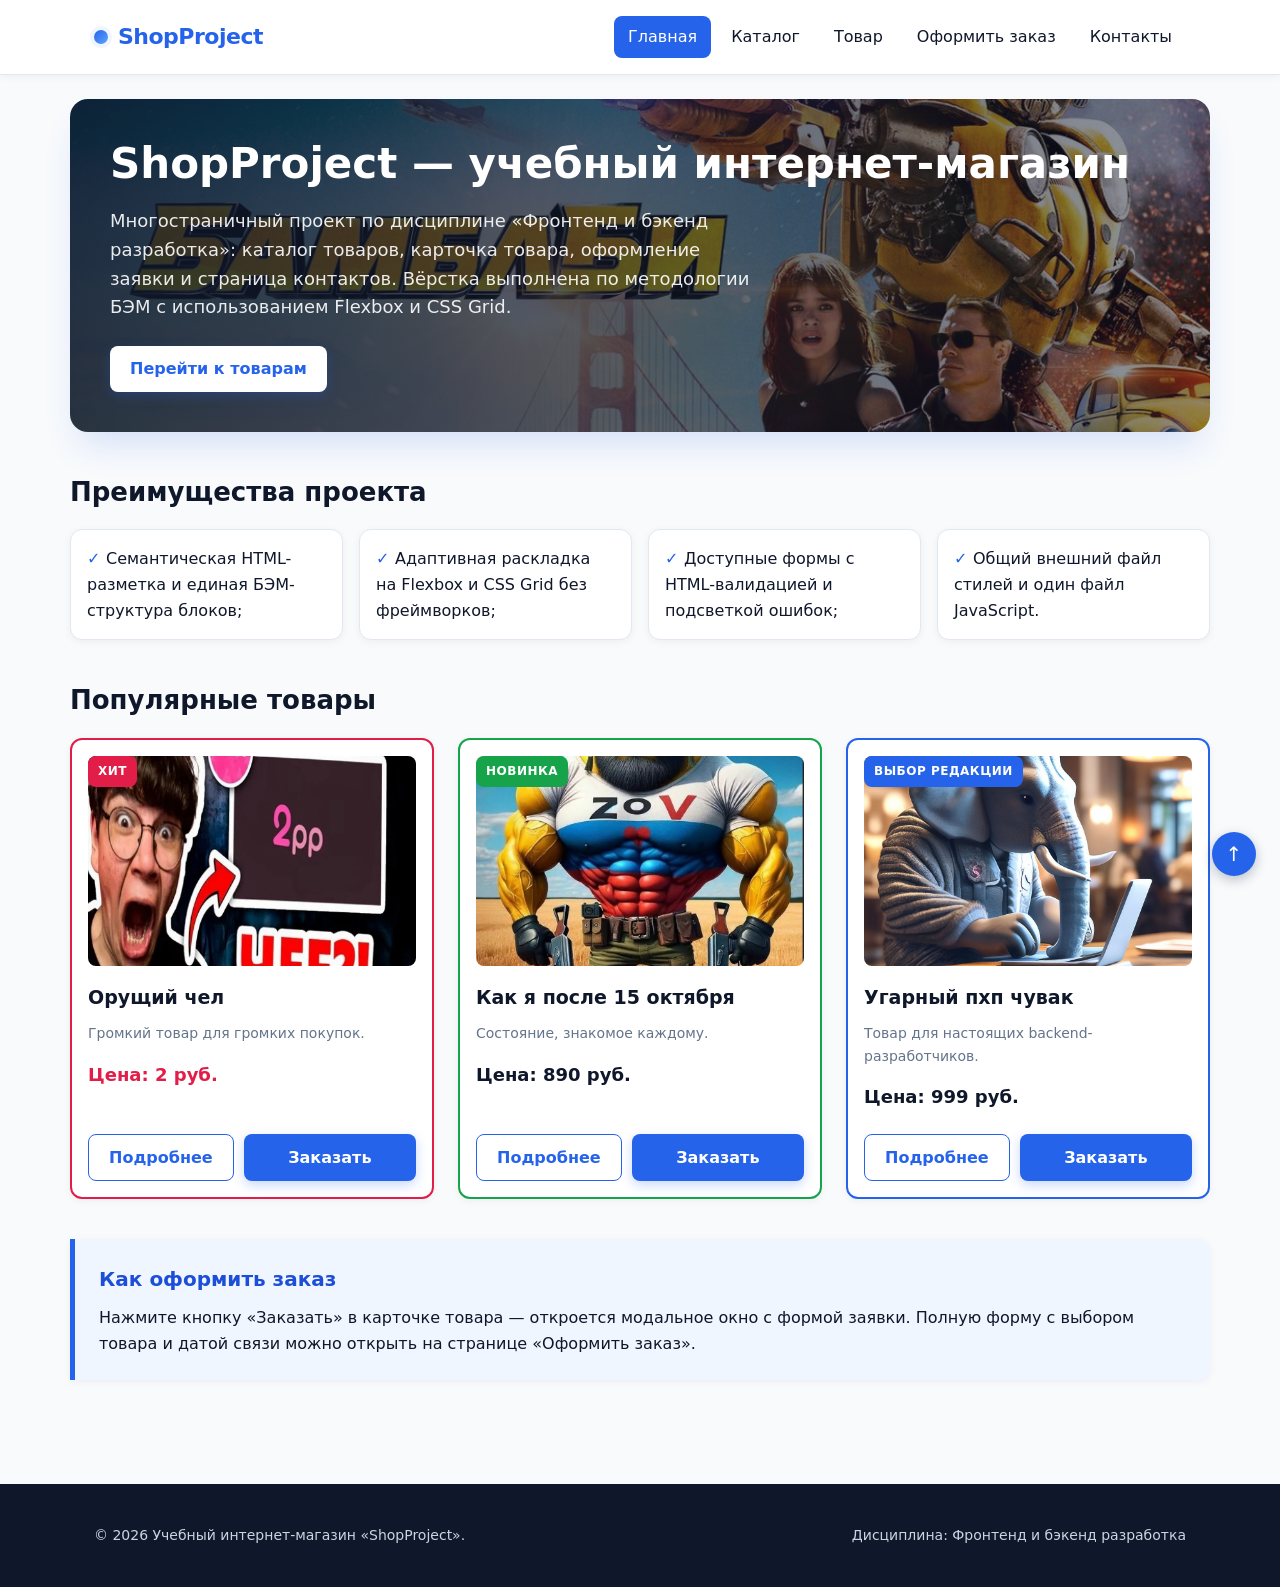
<file: index.html>
<!DOCTYPE html>
<html lang="ru">
  <head>
    <meta charset="UTF-8" />
    <meta name="viewport" content="width=device-width, initial-scale=1.0" />
    <meta
      name="description"
      content="ShopProject — учебный интернет-магазин: популярные товары, преимущества и форма заявки."
    />
    <title>ShopProject — учебный интернет-магазин</title>
    <link rel="stylesheet" href="css/style.css" />
    <script src="js/main.js" defer></script>
  </head>
  <body>
    <header class="site-header">
      <div class="site-header__inner">
        <a class="site-header__logo" href="index.html">ShopProject</a>
        <nav class="site-nav" aria-label="Основная навигация">
          <ul class="site-nav__list">
            <li class="site-nav__item">
              <a class="site-nav__link site-nav__link--active" href="index.html"
                >Главная</a
              >
            </li>
            <li class="site-nav__item">
              <a class="site-nav__link" href="catalog.html">Каталог</a>
            </li>
            <li class="site-nav__item">
              <a class="site-nav__link" href="product.html">Товар</a>
            </li>
            <li class="site-nav__item">
              <a class="site-nav__link" href="order.html">Оформить заказ</a>
            </li>
            <li class="site-nav__item">
              <a class="site-nav__link" href="contacts.html">Контакты</a>
            </li>
          </ul>
        </nav>
      </div>
    </header>

    <main>
      <section class="hero">
        <h1 class="hero__title">ShopProject — учебный интернет-магазин</h1>
        <p class="hero__text">
          Многостраничный проект по дисциплине «Фронтенд и бэкенд разработка»:
          каталог товаров, карточка товара, оформление заявки и страница
          контактов. Вёрстка выполнена по методологии БЭМ с использованием
          Flexbox и CSS Grid.
        </p>
        <a class="button button--primary" href="#popular">Перейти к товарам</a>
      </section>

      <section class="section" id="advantages">
        <h2 class="section__title">Преимущества проекта</h2>
        <ul class="advantages-list">
          <li>Семантическая HTML-разметка и единая БЭМ-структура блоков;</li>
          <li>Адаптивная раскладка на Flexbox и CSS Grid без фреймворков;</li>
          <li>Доступные формы с HTML-валидацией и подсветкой ошибок;</li>
          <li>Общий внешний файл стилей и один файл JavaScript.</li>
        </ul>
      </section>

      <section class="section" id="popular">
        <h2 class="section__title">Популярные товары</h2>
        <div class="products-grid">
          <article
            class="product-card product-card--discount"
            data-category="hit"
            data-price="2"
          >
            <span class="product-card__badge">Хит</span>
            <img
              class="product-card__image"
              src="images/img2.jpg"
              alt="Орущий чел"
              width="400"
              height="260"
            />
            <h3 class="product-card__title">Орущий чел</h3>
            <p class="product-card__description">
              Громкий товар для громких покупок.
            </p>
            <p class="product-card__price">Цена: 2 руб.</p>
            <div class="product-card__actions">
              <a class="button button--secondary" href="product.html?id=1"
                >Подробнее</a
              >
              <button
                class="button button--primary product-card__button"
                type="button"
                data-product="Орущий чел"
              >
                Заказать
              </button>
            </div>
          </article>

          <article class="product-card product-card--new" data-category="new" data-price="890">
            <span class="product-card__badge">Новинка</span>
            <img
              class="product-card__image"
              src="images/img1.jpg"
              alt="Как я после 15 октября"
              width="400"
              height="260"
            />
            <h3 class="product-card__title">Как я после 15 октября</h3>
            <p class="product-card__description">
              Состояние, знакомое каждому.
            </p>
            <p class="product-card__price">Цена: 890 руб.</p>
            <div class="product-card__actions">
              <a class="button button--secondary" href="product.html?id=2"
                >Подробнее</a
              >
              <button
                class="button button--primary product-card__button"
                type="button"
                data-product="Как я после 15 октября"
              >
                Заказать
              </button>
            </div>
          </article>

          <article
            class="product-card product-card--featured"
            data-category="hit"
            data-price="999"
          >
            <span class="product-card__badge">Выбор редакции</span>
            <img
              class="product-card__image"
              src="images/img3.jpg"
              alt="Угарный пхп чувак"
              width="400"
              height="260"
            />
            <h3 class="product-card__title">Угарный пхп чувак</h3>
            <p class="product-card__description">
              Товар для настоящих backend-разработчиков.
            </p>
            <p class="product-card__price">Цена: 999 руб.</p>
            <div class="product-card__actions">
              <a class="button button--secondary" href="product.html?id=3"
                >Подробнее</a
              >
              <button
                class="button button--primary product-card__button"
                type="button"
                data-product="Угарный пхп чувак"
              >
                Заказать
              </button>
            </div>
          </article>
        </div>
      </section>

      <aside class="aside-info">
        <h2 class="aside-info__title">Как оформить заказ</h2>
        <p class="aside-info__text">
          Нажмите кнопку «Заказать» в карточке товара — откроется модальное окно
          с формой заявки. Полную форму с выбором товара и датой связи можно
          открыть на странице «Оформить заказ».
        </p>
      </aside>
    </main>

    <footer class="site-footer" id="contacts">
      <div class="site-footer__inner">
        <p>&copy; 2026 Учебный интернет-магазин «ShopProject».</p>
        <p>Дисциплина: Фронтенд и бэкенд разработка</p>
      </div>
    </footer>

    <a class="scroll-top-btn" href="#" aria-label="Наверх">↑</a>

    <dialog
      class="order-dialog"
      id="order-dialog"
      aria-labelledby="order-dialog-title"
    >
      <h2 class="order-dialog__title" id="order-dialog-title">
        Оформление заявки
      </h2>
      <p class="section__text">
        Заполните контактные данные — мы свяжемся с вами для подтверждения
        заказа.
      </p>
      <form
        class="order-form"
        id="order-form"
        action="#"
        method="post"
        novalidate
      >
        <input id="selected-product" name="selected-product" type="hidden" />

        <div class="order-form__field">
          <label class="order-form__label" for="order-name">Имя</label>
          <input
            class="order-form__input"
            id="order-name"
            name="name"
            type="text"
            placeholder="Введите ваше имя"
            minlength="2"
            autocomplete="given-name"
            required
          />
        </div>

        <div class="order-form__field">
          <label class="order-form__label" for="order-email">E-mail</label>
          <input
            class="order-form__input"
            id="order-email"
            name="email"
            type="email"
            placeholder="example@mail.ru"
            autocomplete="email"
            required
          />
        </div>

        <div class="order-form__field">
          <label class="order-form__label" for="order-phone">Телефон</label>
          <input
            class="order-form__input"
            id="order-phone"
            name="phone"
            type="tel"
            inputmode="tel"
            placeholder="+7 (900) 000-00-00"
            pattern="^\+7 \(\d{3}\) \d{3}-\d{2}-\d{2}$"
            autocomplete="tel"
            required
          />
          <small class="order-form__help">Формат: +7 (900) 000-00-00</small>
        </div>

        <div class="order-form__field">
          <label class="order-form__label" for="order-date">Дата связи</label>
          <input
            class="order-form__input"
            id="order-date"
            name="date"
            type="date"
          />
        </div>

        <div class="order-form__field">
          <label class="order-form__label" for="order-topic">Тема заявки</label>
          <select
            class="order-form__select"
            id="order-topic"
            name="topic"
            required
          >
            <option value="">Выберите тему</option>
            <option value="product">Заказ товара</option>
            <option value="consultation">Консультация</option>
            <option value="delivery">Доставка</option>
          </select>
        </div>

        <div class="order-form__field">
          <label class="order-form__label" for="order-comment"
            >Комментарий</label
          >
          <textarea
            class="order-form__textarea"
            id="order-comment"
            name="comment"
            rows="4"
            placeholder="Укажите дополнительную информацию"
          ></textarea>
        </div>

        <div class="order-form__field order-form__field--checkbox">
          <label class="order-form__checkbox-label">
            <input
              class="order-form__checkbox"
              id="order-agreement"
              name="agreement"
              type="checkbox"
              required
            />
            Я согласен на обработку данных
          </label>
        </div>

        <div class="order-form__actions">
          <button
            class="button button--secondary"
            type="button"
            id="close-order-dialog"
          >
            Закрыть
          </button>
          <button class="button button--primary" type="submit">
            Отправить заявку
          </button>
        </div>
      </form>
    </dialog>

    <p class="success-message" id="success-message" hidden>
      Форма успешно отправлена! Наш менеджер свяжется с вами в ближайшее время.
    </p>
  </body>
</html>
</file>
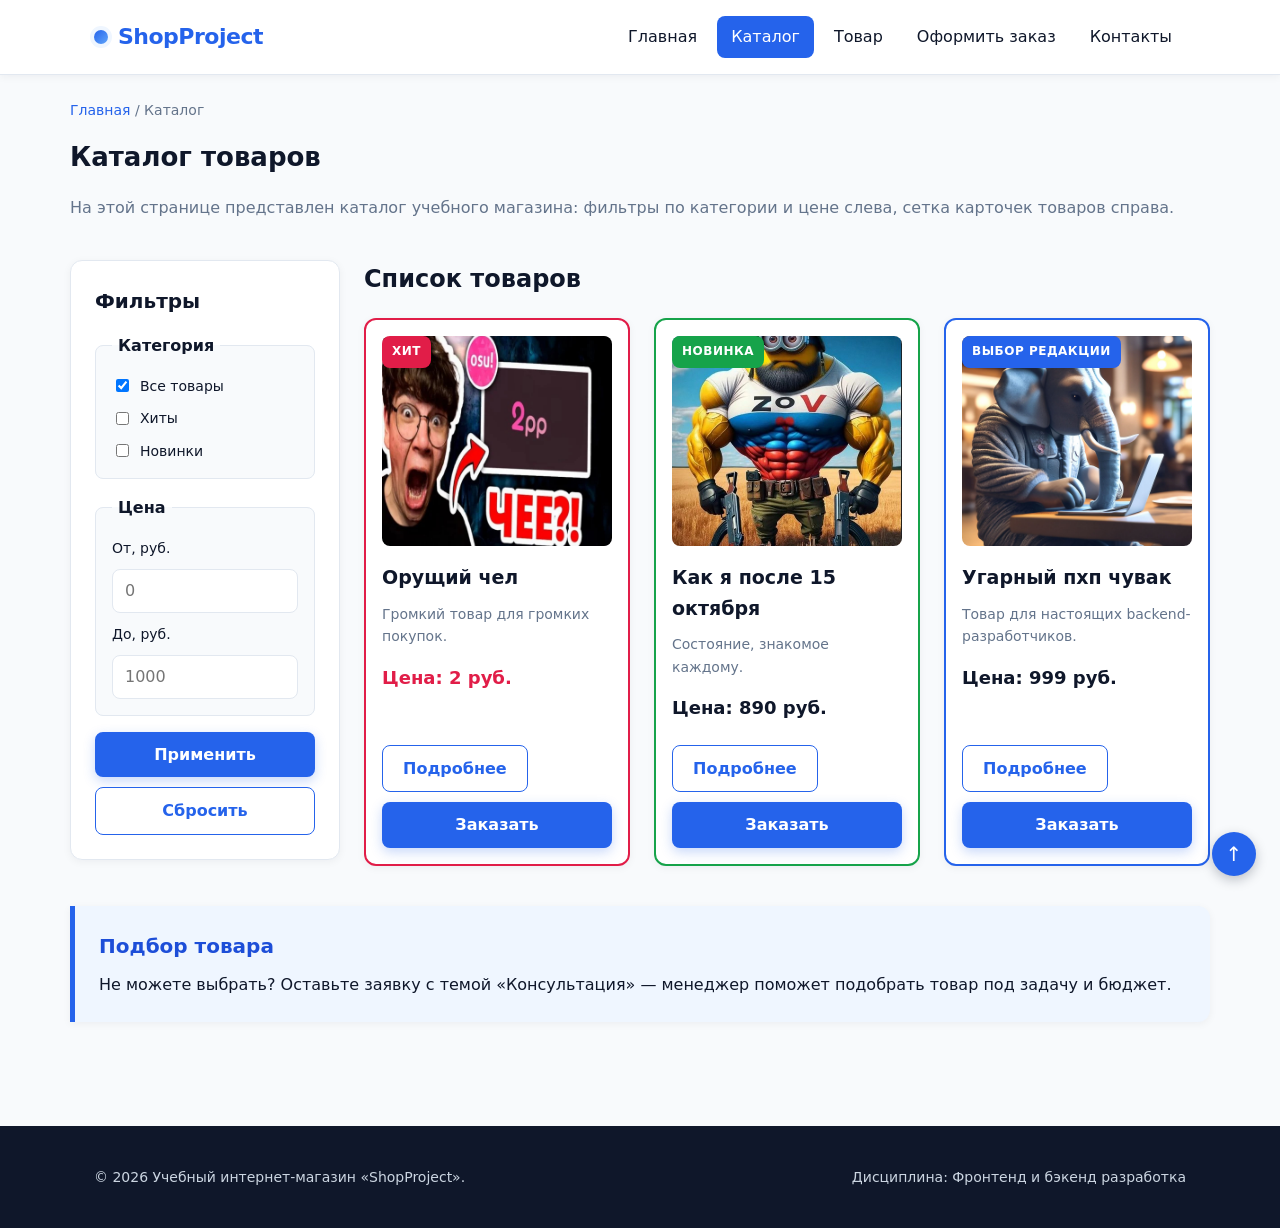
<file: catalog.html>
<!DOCTYPE html>
<html lang="ru">
  <head>
    <meta charset="UTF-8" />
    <meta name="viewport" content="width=device-width, initial-scale=1.0" />
    <meta
      name="description"
      content="Каталог учебного интернет-магазина ShopProject: фильтры по категории и цене, сетка карточек товаров."
    />
    <title>Каталог товаров — ShopProject</title>
    <link rel="stylesheet" href="css/style.css" />
    <script src="js/main.js" defer></script>
  </head>
  <body>
    <header class="site-header">
      <div class="site-header__inner">
        <a class="site-header__logo" href="index.html">ShopProject</a>
        <nav class="site-nav" aria-label="Основная навигация">
          <ul class="site-nav__list">
            <li class="site-nav__item">
              <a class="site-nav__link" href="index.html">Главная</a>
            </li>
            <li class="site-nav__item">
              <a
                class="site-nav__link site-nav__link--active"
                href="catalog.html"
                >Каталог</a
              >
            </li>
            <li class="site-nav__item">
              <a class="site-nav__link" href="product.html">Товар</a>
            </li>
            <li class="site-nav__item">
              <a class="site-nav__link" href="order.html">Оформить заказ</a>
            </li>
            <li class="site-nav__item">
              <a class="site-nav__link" href="contacts.html">Контакты</a>
            </li>
          </ul>
        </nav>
      </div>
    </header>

    <main>
      <nav class="breadcrumbs" aria-label="Хлебные крошки">
        <a class="breadcrumbs__link" href="index.html">Главная</a>
        <span class="breadcrumbs__current">Каталог</span>
      </nav>

      <section class="section">
        <h1 class="section__title">Каталог товаров</h1>
        <p class="section__text">
          На этой странице представлен каталог учебного магазина: фильтры по
          категории и цене слева, сетка карточек товаров справа.
        </p>
      </section>

      <section class="catalog-layout">
        <aside class="catalog-filters" aria-labelledby="catalog-filters-title">
          <h2 class="catalog-filters__title" id="catalog-filters-title">
            Фильтры
          </h2>

          <form class="filters-form" id="catalog-filters-form" action="#">
            <fieldset class="filters-form__group">
              <legend class="filters-form__legend">Категория</legend>
              <label class="filters-form__label">
                <input
                  type="checkbox"
                  name="category"
                  value="all"
                  checked
                />
                Все товары
              </label>
              <label class="filters-form__label">
                <input type="checkbox" name="category" value="hit" />
                Хиты
              </label>
              <label class="filters-form__label">
                <input type="checkbox" name="category" value="new" />
                Новинки
              </label>
            </fieldset>

            <fieldset class="filters-form__group">
              <legend class="filters-form__legend">Цена</legend>
              <label class="filters-form__label" for="price-from">От, руб.</label>
              <input
                class="filters-form__input"
                id="price-from"
                name="price-from"
                type="number"
                min="0"
                step="1"
                placeholder="0"
              />
              <label class="filters-form__label" for="price-to">До, руб.</label>
              <input
                class="filters-form__input"
                id="price-to"
                name="price-to"
                type="number"
                min="0"
                step="1"
                placeholder="1000"
              />
            </fieldset>

            <div class="filters-form__actions">
              <button class="button button--primary" type="submit">
                Применить
              </button>
              <button class="button button--secondary" type="reset">
                Сбросить
              </button>
            </div>
          </form>
        </aside>

        <section class="catalog-products" aria-labelledby="catalog-products-title">
          <h2 class="catalog-products__title" id="catalog-products-title">
            Список товаров
          </h2>

          <div class="products-grid">
            <article
              class="product-card product-card--discount"
              data-category="hit"
              data-price="2"
            >
              <span class="product-card__badge">Хит</span>
              <img
                class="product-card__image"
                src="images/img2.jpg"
                alt="Орущий чел"
                width="400"
                height="260"
              />
              <h3 class="product-card__title">Орущий чел</h3>
              <p class="product-card__description">
                Громкий товар для громких покупок.
              </p>
              <p class="product-card__price">Цена: 2 руб.</p>
              <div class="product-card__actions">
                <a class="button button--secondary" href="product.html?id=1"
                  >Подробнее</a
                >
                <button
                  class="button button--primary product-card__button"
                  type="button"
                  data-product="Орущий чел"
                >
                  Заказать
                </button>
              </div>
            </article>

            <article
              class="product-card product-card--new"
              data-category="new"
              data-price="890"
            >
              <span class="product-card__badge">Новинка</span>
              <img
                class="product-card__image"
                src="images/img1.jpg"
                alt="Как я после 15 октября"
                width="400"
                height="260"
              />
              <h3 class="product-card__title">Как я после 15 октября</h3>
              <p class="product-card__description">
                Состояние, знакомое каждому.
              </p>
              <p class="product-card__price">Цена: 890 руб.</p>
              <div class="product-card__actions">
                <a class="button button--secondary" href="product.html?id=2"
                  >Подробнее</a
                >
                <button
                  class="button button--primary product-card__button"
                  type="button"
                  data-product="Как я после 15 октября"
                >
                  Заказать
                </button>
              </div>
            </article>

            <article
              class="product-card product-card--featured"
              data-category="hit"
              data-price="999"
            >
              <span class="product-card__badge">Выбор редакции</span>
              <img
                class="product-card__image"
                src="images/img3.jpg"
                alt="Угарный пхп чувак"
                width="400"
                height="260"
              />
              <h3 class="product-card__title">Угарный пхп чувак</h3>
              <p class="product-card__description">
                Товар для настоящих backend-разработчиков.
              </p>
              <p class="product-card__price">Цена: 999 руб.</p>
              <div class="product-card__actions">
                <a class="button button--secondary" href="product.html?id=3"
                  >Подробнее</a
                >
                <button
                  class="button button--primary product-card__button"
                  type="button"
                  data-product="Угарный пхп чувак"
                >
                  Заказать
                </button>
              </div>
            </article>
          </div>

          <p class="catalog-products__empty" id="catalog-empty" hidden>
            По выбранным фильтрам товары не найдены. Измените категорию или
            диапазон цены.
          </p>
        </section>
      </section>

      <aside class="aside-info" aria-labelledby="catalog-advice-title">
        <h2 class="aside-info__title" id="catalog-advice-title">
          Подбор товара
        </h2>
        <p class="aside-info__text">
          Не можете выбрать? Оставьте заявку с темой «Консультация» — менеджер
          поможет подобрать товар под задачу и бюджет.
        </p>
      </aside>
    </main>

    <footer class="site-footer">
      <div class="site-footer__inner">
        <p>&copy; 2026 Учебный интернет-магазин «ShopProject».</p>
        <p>Дисциплина: Фронтенд и бэкенд разработка</p>
      </div>
    </footer>

    <a class="scroll-top-btn" href="#" aria-label="Наверх">↑</a>

    <dialog
      class="order-dialog"
      id="order-dialog"
      aria-labelledby="order-dialog-title"
    >
      <h2 class="order-dialog__title" id="order-dialog-title">
        Оформление заявки
      </h2>
      <form
        class="order-form"
        id="order-form"
        action="#"
        method="post"
        novalidate
      >
        <input id="selected-product" name="selected-product" type="hidden" />

        <div class="order-form__field">
          <label class="order-form__label" for="order-name">Имя</label>
          <input
            class="order-form__input"
            id="order-name"
            name="name"
            type="text"
            placeholder="Введите ваше имя"
            minlength="2"
            autocomplete="given-name"
            required
          />
        </div>

        <div class="order-form__field">
          <label class="order-form__label" for="order-email">E-mail</label>
          <input
            class="order-form__input"
            id="order-email"
            name="email"
            type="email"
            placeholder="example@mail.ru"
            autocomplete="email"
            required
          />
        </div>

        <div class="order-form__field">
          <label class="order-form__label" for="order-phone">Телефон</label>
          <input
            class="order-form__input"
            id="order-phone"
            name="phone"
            type="tel"
            inputmode="tel"
            placeholder="+7 (900) 000-00-00"
            pattern="^\+7 \(\d{3}\) \d{3}-\d{2}-\d{2}$"
            autocomplete="tel"
            required
          />
          <small class="order-form__help">Формат: +7 (900) 000-00-00</small>
        </div>

        <div class="order-form__field order-form__field--checkbox">
          <label class="order-form__checkbox-label">
            <input
              class="order-form__checkbox"
              id="order-agreement"
              name="agreement"
              type="checkbox"
              required
            />
            Я согласен на обработку данных
          </label>
        </div>

        <div class="order-form__actions">
          <button
            class="button button--secondary"
            type="button"
            id="close-order-dialog"
          >
            Закрыть
          </button>
          <button class="button button--primary" type="submit">
            Отправить заявку
          </button>
        </div>
      </form>
    </dialog>

    <p class="success-message" id="success-message" hidden>
      Форма успешно отправлена! Наш менеджер свяжется с вами в ближайшее время.
    </p>
  </body>
</html>
</file>
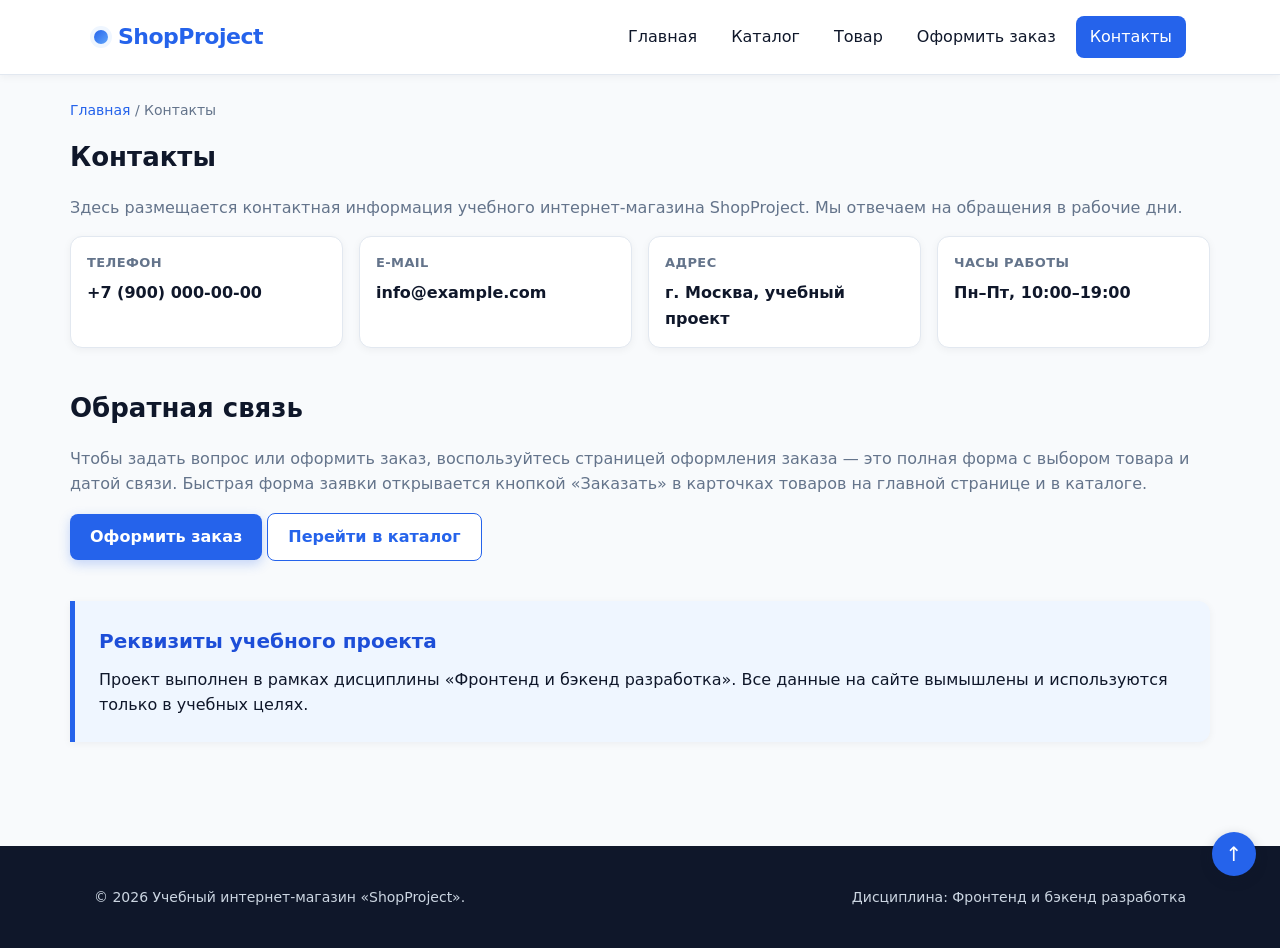
<file: contacts.html>
<!DOCTYPE html>
<html lang="ru">
  <head>
    <meta charset="UTF-8" />
    <meta name="viewport" content="width=device-width, initial-scale=1.0" />
    <meta
      name="description"
      content="Контактная информация учебного интернет-магазина ShopProject."
    />
    <title>Контакты — ShopProject</title>
    <link rel="stylesheet" href="css/style.css" />
    <script src="js/main.js" defer></script>
  </head>
  <body>
    <header class="site-header">
      <div class="site-header__inner">
        <a class="site-header__logo" href="index.html">ShopProject</a>
        <nav class="site-nav" aria-label="Основная навигация">
          <ul class="site-nav__list">
            <li class="site-nav__item">
              <a class="site-nav__link" href="index.html">Главная</a>
            </li>
            <li class="site-nav__item">
              <a class="site-nav__link" href="catalog.html">Каталог</a>
            </li>
            <li class="site-nav__item">
              <a class="site-nav__link" href="product.html">Товар</a>
            </li>
            <li class="site-nav__item">
              <a class="site-nav__link" href="order.html">Оформить заказ</a>
            </li>
            <li class="site-nav__item">
              <a
                class="site-nav__link site-nav__link--active"
                href="contacts.html"
                >Контакты</a
              >
            </li>
          </ul>
        </nav>
      </div>
    </header>

    <main>
      <nav class="breadcrumbs" aria-label="Хлебные крошки">
        <a class="breadcrumbs__link" href="index.html">Главная</a>
        <span class="breadcrumbs__current">Контакты</span>
      </nav>

      <section class="section">
        <h1 class="section__title">Контакты</h1>
        <p class="section__text">
          Здесь размещается контактная информация учебного интернет-магазина
          ShopProject. Мы отвечаем на обращения в рабочие дни.
        </p>

        <ul class="contacts-list">
          <li class="contacts-list__item">
            <span class="contacts-list__label">Телефон</span>
            <a class="contacts-list__value contacts-list__link" href="tel:+79000000000"
              >+7&nbsp;(900)&nbsp;000&#8209;00&#8209;00</a
            >
          </li>
          <li class="contacts-list__item">
            <span class="contacts-list__label">E-mail</span>
            <a
              class="contacts-list__value contacts-list__link"
              href="mailto:info@example.com"
              >info@example.com</a
            >
          </li>
          <li class="contacts-list__item">
            <span class="contacts-list__label">Адрес</span>
            <span class="contacts-list__value">г. Москва, учебный проект</span>
          </li>
          <li class="contacts-list__item">
            <span class="contacts-list__label">Часы работы</span>
            <span class="contacts-list__value">Пн–Пт, 10:00–19:00</span>
          </li>
        </ul>
      </section>

      <section class="section" id="feedback">
        <h2 class="section__title">Обратная связь</h2>
        <p class="section__text">
          Чтобы задать вопрос или оформить заказ, воспользуйтесь страницей
          оформления заказа — это полная форма с выбором товара и датой связи.
          Быстрая форма заявки открывается кнопкой «Заказать» в карточках товаров
          на главной странице и в каталоге.
        </p>
        <p>
          <a class="button button--primary" href="order.html"
            >Оформить заказ</a
          >
          <a class="button button--secondary" href="catalog.html"
            >Перейти в каталог</a
          >
        </p>
      </section>

      <aside class="aside-info">
        <h2 class="aside-info__title">Реквизиты учебного проекта</h2>
        <p class="aside-info__text">
          Проект выполнен в рамках дисциплины «Фронтенд и бэкенд разработка».
          Все данные на сайте вымышлены и используются только в учебных целях.
        </p>
      </aside>
    </main>

    <footer class="site-footer">
      <div class="site-footer__inner">
        <p>&copy; 2026 Учебный интернет-магазин «ShopProject».</p>
        <p>Дисциплина: Фронтенд и бэкенд разработка</p>
      </div>
    </footer>

    <a class="scroll-top-btn" href="#" aria-label="Наверх">↑</a>
  </body>
</html>
</file>
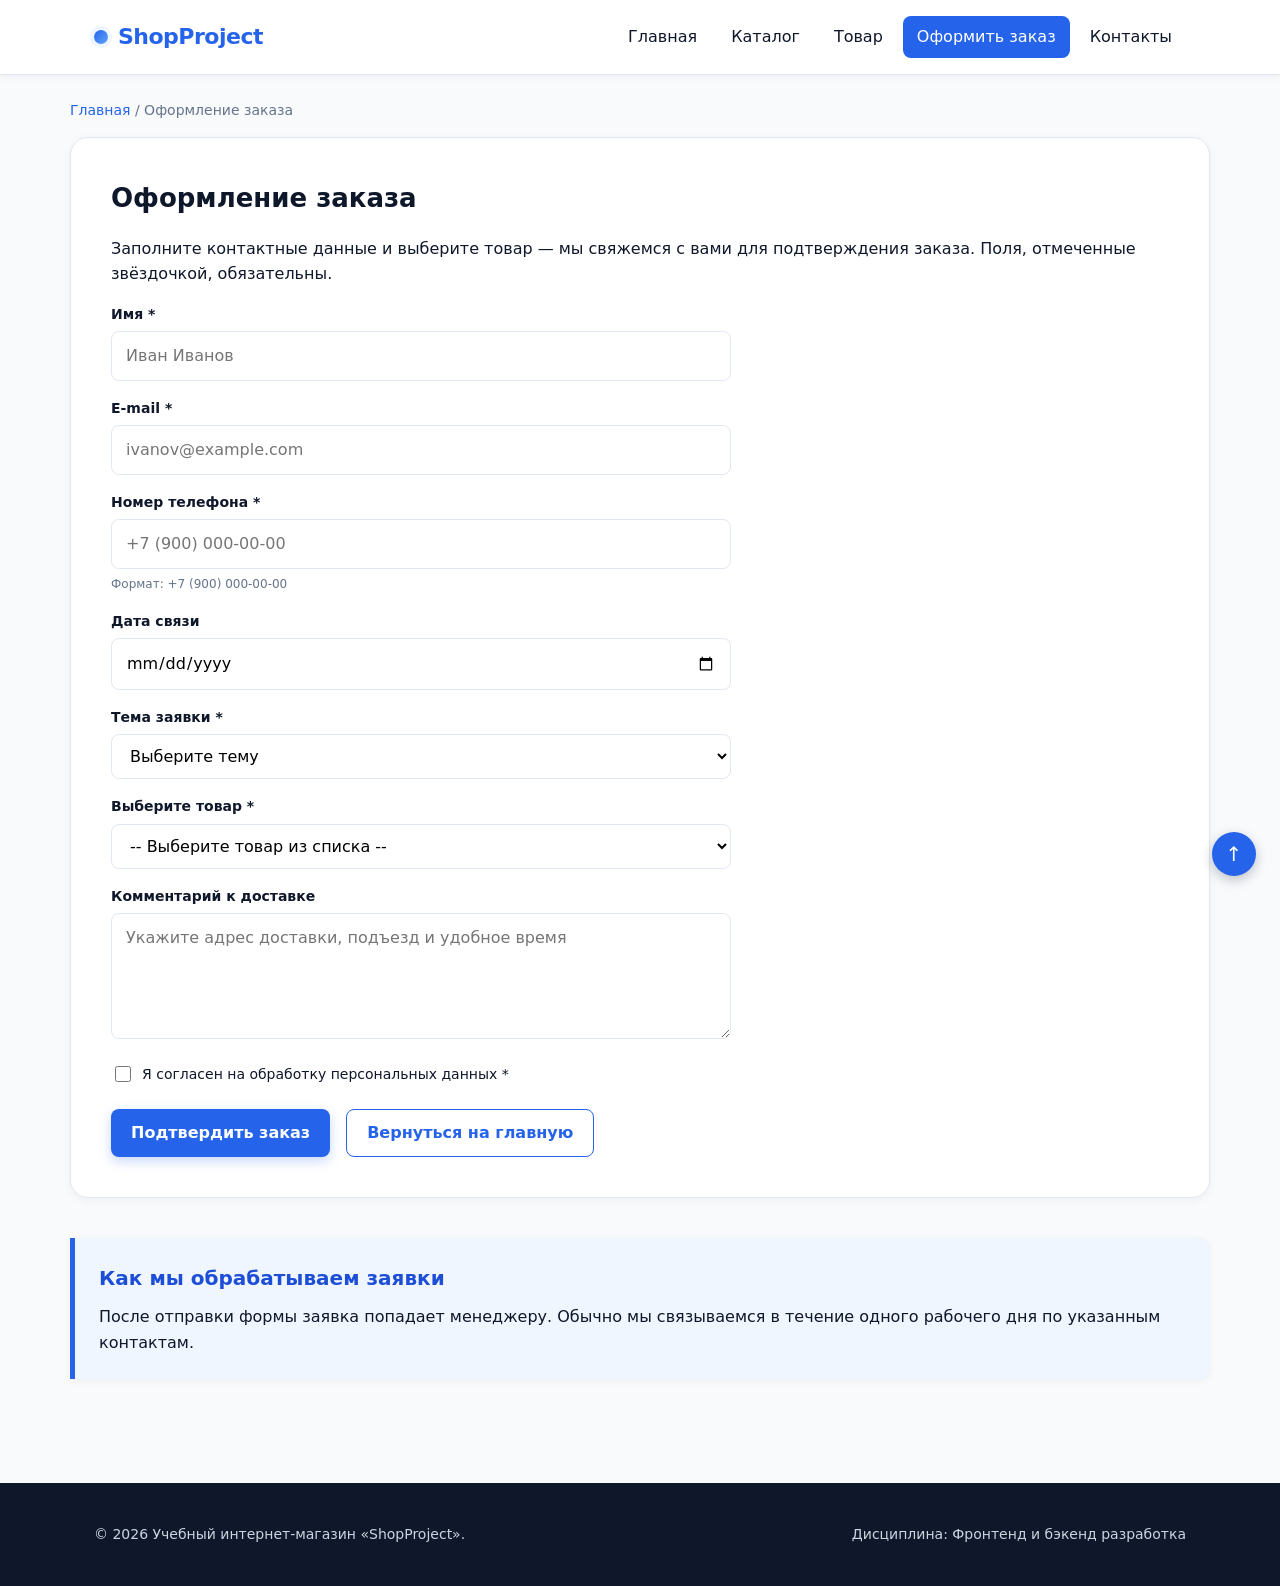
<file: order.html>
<!DOCTYPE html>
<html lang="ru">
  <head>
    <meta charset="UTF-8" />
    <meta name="viewport" content="width=device-width, initial-scale=1.0" />
    <meta
      name="description"
      content="Страница оформления онлайн-заказа в учебном интернет-магазине ShopProject."
    />
    <title>Оформление заказа — ShopProject</title>
    <link rel="stylesheet" href="css/style.css" />
    <script src="js/main.js" defer></script>
  </head>
  <body>
    <header class="site-header">
      <div class="site-header__inner">
        <a class="site-header__logo" href="index.html">ShopProject</a>
        <nav class="site-nav" aria-label="Основная навигация">
          <ul class="site-nav__list">
            <li class="site-nav__item">
              <a class="site-nav__link" href="index.html">Главная</a>
            </li>
            <li class="site-nav__item">
              <a class="site-nav__link" href="catalog.html">Каталог</a>
            </li>
            <li class="site-nav__item">
              <a class="site-nav__link" href="product.html">Товар</a>
            </li>
            <li class="site-nav__item">
              <a
                class="site-nav__link site-nav__link--active"
                href="order.html"
                >Оформить заказ</a
              >
            </li>
            <li class="site-nav__item">
              <a class="site-nav__link" href="contacts.html">Контакты</a>
            </li>
          </ul>
        </nav>
      </div>
    </header>

    <main>
      <nav class="breadcrumbs" aria-label="Хлебные крошки">
        <a class="breadcrumbs__link" href="index.html">Главная</a>
        <span class="breadcrumbs__current">Оформление заказа</span>
      </nav>

      <section class="section order-page">
        <h1 class="section__title">Оформление заказа</h1>
        <p>
          Заполните контактные данные и выберите товар — мы свяжемся с вами для
          подтверждения заказа. Поля, отмеченные звёздочкой, обязательны.
        </p>

        <form
          class="order-form order-form--page"
          id="order-page-form"
          action="#"
          method="post"
          novalidate
        >
          <div class="order-form__field">
            <label class="order-form__label" for="page-order-name"
              >Имя *</label
            >
            <input
              class="order-form__input"
              id="page-order-name"
              name="name"
              type="text"
              placeholder="Иван Иванов"
              minlength="2"
              autocomplete="given-name"
              required
            />
          </div>

          <div class="order-form__field">
            <label class="order-form__label" for="page-order-email"
              >E-mail *</label
            >
            <input
              class="order-form__input"
              id="page-order-email"
              name="email"
              type="email"
              placeholder="ivanov@example.com"
              autocomplete="email"
              required
            />
          </div>

          <div class="order-form__field">
            <label class="order-form__label" for="page-order-phone"
              >Номер телефона *</label
            >
            <input
              class="order-form__input"
              id="page-order-phone"
              name="phone"
              type="tel"
              inputmode="tel"
              placeholder="+7 (900) 000-00-00"
              pattern="^\+7 \(\d{3}\) \d{3}-\d{2}-\d{2}$"
              autocomplete="tel"
              required
            />
            <small class="order-form__help">Формат: +7 (900) 000-00-00</small>
          </div>

          <div class="order-form__field">
            <label class="order-form__label" for="page-order-date"
              >Дата связи</label
            >
            <input
              class="order-form__input"
              id="page-order-date"
              name="date"
              type="date"
            />
          </div>

          <div class="order-form__field">
            <label class="order-form__label" for="page-order-topic"
              >Тема заявки *</label
            >
            <select
              class="order-form__select"
              id="page-order-topic"
              name="topic"
              required
            >
              <option value="">Выберите тему</option>
              <option value="product">Заказ товара</option>
              <option value="consultation">Консультация</option>
              <option value="delivery">Доставка</option>
            </select>
          </div>

          <div class="order-form__field">
            <label class="order-form__label" for="page-order-product"
              >Выберите товар *</label
            >
            <select
              class="order-form__select"
              id="page-order-product"
              name="product"
              required
            >
              <option value="">-- Выберите товар из списка --</option>
              <option value="1">Орущий чел (2 руб.)</option>
              <option value="2">Как я после 15 октября (890 руб.)</option>
              <option value="3">Угарный пхп чувак (999 руб.)</option>
            </select>
          </div>

          <div class="order-form__field">
            <label class="order-form__label" for="page-order-comment"
              >Комментарий к доставке</label
            >
            <textarea
              class="order-form__textarea"
              id="page-order-comment"
              name="comment"
              rows="4"
              placeholder="Укажите адрес доставки, подъезд и удобное время"
            ></textarea>
          </div>

          <div class="order-form__field order-form__field--checkbox">
            <label class="order-form__checkbox-label">
              <input
                class="order-form__checkbox"
                id="page-order-agreement"
                name="agreement"
                type="checkbox"
                required
              />
              Я согласен на обработку персональных данных *
            </label>
          </div>

          <div class="order-form__actions">
            <button class="button button--primary" type="submit">
              Подтвердить заказ
            </button>
            <a class="button button--secondary" href="index.html"
              >Вернуться на главную</a
            >
          </div>
        </form>
      </section>

      <p class="success-message" id="success-message" hidden>
        Заказ успешно оформлен! Мы свяжемся с вами в ближайшее время.
      </p>

      <aside class="aside-info">
        <h2 class="aside-info__title">Как мы обрабатываем заявки</h2>
        <p class="aside-info__text">
          После отправки формы заявка попадает менеджеру. Обычно мы связываемся
          в течение одного рабочего дня по указанным контактам.
        </p>
      </aside>
    </main>

    <footer class="site-footer">
      <div class="site-footer__inner">
        <p>&copy; 2026 Учебный интернет-магазин «ShopProject».</p>
        <p>Дисциплина: Фронтенд и бэкенд разработка</p>
      </div>
    </footer>

    <a class="scroll-top-btn" href="#" aria-label="Наверх">↑</a>
  </body>
</html>
</file>
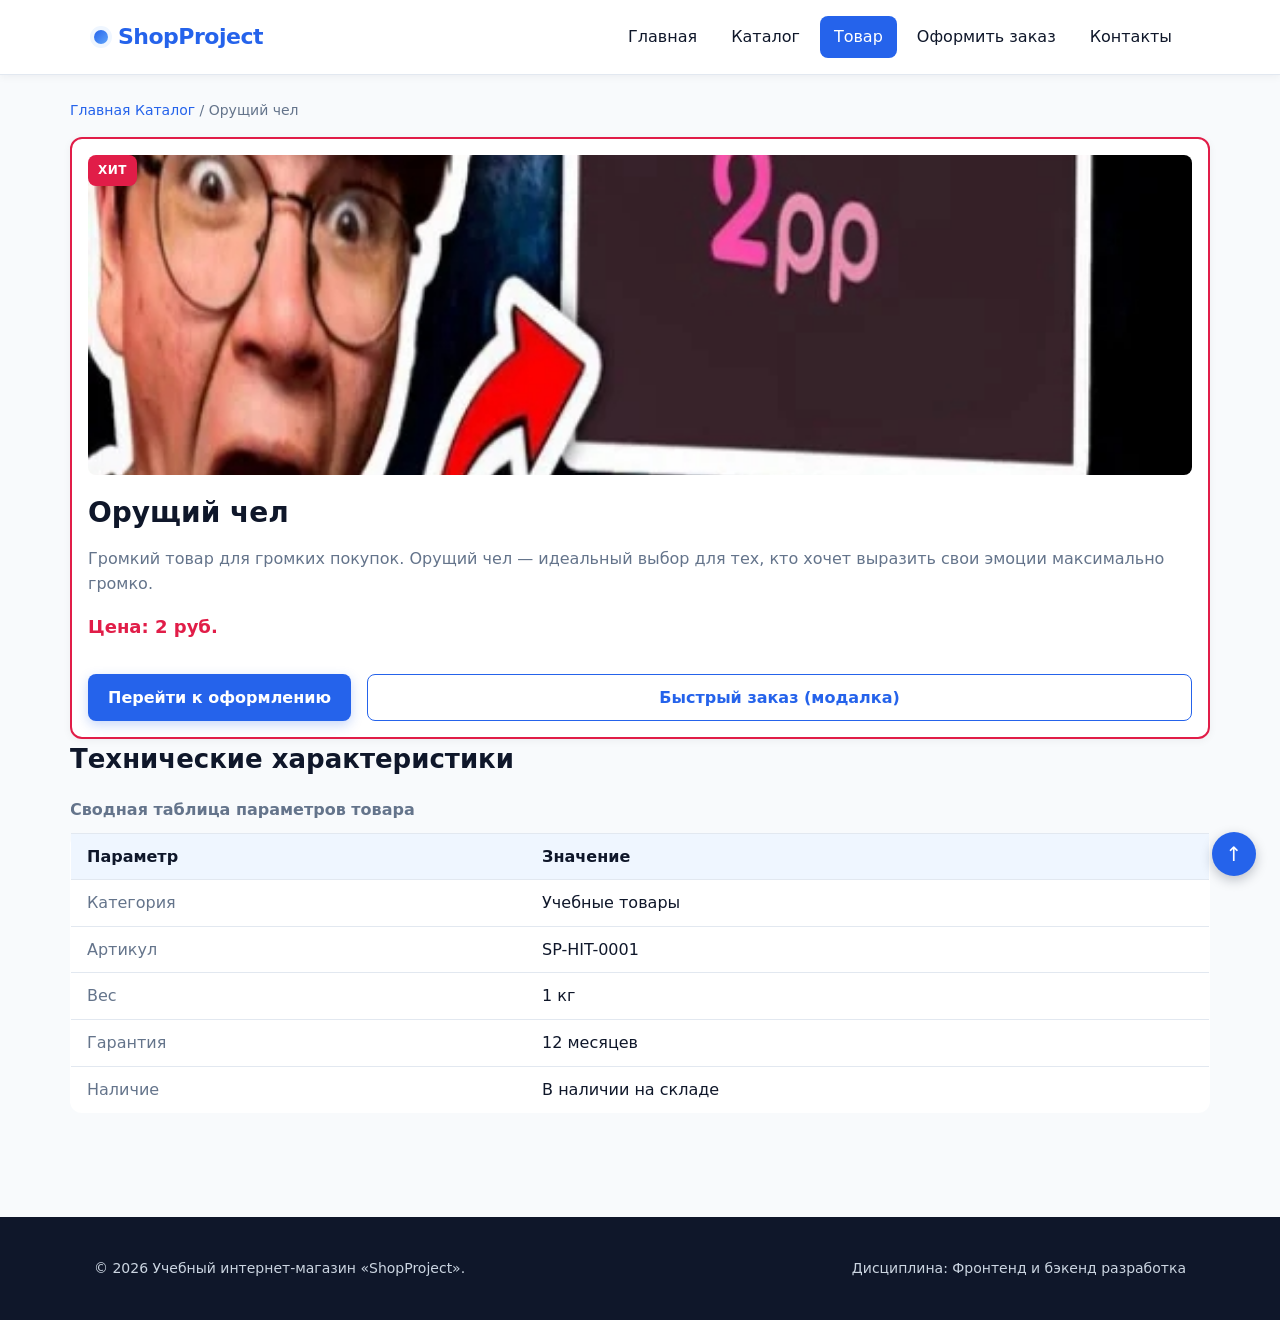
<file: product.html>
<!DOCTYPE html>
<html lang="ru">
  <head>
    <meta charset="UTF-8" />
    <meta name="viewport" content="width=device-width, initial-scale=1.0" />
    <meta
      name="description"
      content="Подробная карточка товара учебного интернет-магазина ShopProject: описание, таблица характеристик и быстрый заказ."
    />
    <title>Карточка товара — ShopProject</title>
    <link rel="stylesheet" href="css/style.css" />
    <script src="js/main.js" defer></script>
  </head>
  <body>
    <header class="site-header">
      <div class="site-header__inner">
        <a class="site-header__logo" href="index.html">ShopProject</a>
        <nav class="site-nav" aria-label="Основная навигация">
          <ul class="site-nav__list">
            <li class="site-nav__item">
              <a class="site-nav__link" href="index.html">Главная</a>
            </li>
            <li class="site-nav__item">
              <a class="site-nav__link" href="catalog.html">Каталог</a>
            </li>
            <li class="site-nav__item">
              <a
                class="site-nav__link site-nav__link--active"
                href="product.html"
                >Товар</a
              >
            </li>
            <li class="site-nav__item">
              <a class="site-nav__link" href="order.html">Оформить заказ</a>
            </li>
            <li class="site-nav__item">
              <a class="site-nav__link" href="contacts.html">Контакты</a>
            </li>
          </ul>
        </nav>
      </div>
    </header>

    <main>
      <nav class="breadcrumbs" aria-label="Хлебные крошки">
        <a class="breadcrumbs__link" href="index.html">Главная</a>
        <a class="breadcrumbs__link" href="catalog.html">Каталог</a>
        <span class="breadcrumbs__current" id="product-crumb">Орущий чел</span>
      </nav>

      <article class="product-detail">
        <div class="product-detail__card product-card product-card--discount">
          <span class="product-card__badge" id="product-badge">Хит</span>
          <img
            class="product-card__image"
            id="product-image"
            src="images/img2.jpg"
            alt="Орущий чел"
          />
          <h1 class="product-card__title" id="product-title">Орущий чел</h1>
          <p class="product-card__description" id="product-description">
            Громкий товар для громких покупок. Орущий чел — идеальный выбор для
            тех, кто хочет выразить свои эмоции максимально громко.
          </p>
          <p class="product-card__price" id="product-price">Цена: 2 руб.</p>
          <div class="product-detail__actions">
            <a
              class="button button--primary"
              id="product-order-link"
              href="order.html?id=1"
              >Перейти к оформлению</a
            >
            <button
              class="button button--secondary product-card__button"
              id="product-order-button"
              type="button"
              data-product="Орущий чел"
            >
              Быстрый заказ (модалка)
            </button>
          </div>
        </div>

        <section class="section">
          <h2 class="section__title">Технические характеристики</h2>
          <table class="product-table">
            <caption class="product-table__caption">
              Сводная таблица параметров товара
            </caption>
            <thead>
              <tr>
                <th scope="col">Параметр</th>
                <th scope="col">Значение</th>
              </tr>
            </thead>
            <tbody id="product-specs">
              <tr>
                <th scope="row">Категория</th>
                <td>Учебные товары</td>
              </tr>
              <tr>
                <th scope="row">Артикул</th>
                <td>SP-HIT-0001</td>
              </tr>
              <tr>
                <th scope="row">Вес</th>
                <td>1 кг</td>
              </tr>
              <tr>
                <th scope="row">Гарантия</th>
                <td>12 месяцев</td>
              </tr>
              <tr>
                <th scope="row">Наличие</th>
                <td>В наличии на складе</td>
              </tr>
            </tbody>
          </table>
        </section>
      </article>
    </main>

    <footer class="site-footer">
      <div class="site-footer__inner">
        <p>&copy; 2026 Учебный интернет-магазин «ShopProject».</p>
        <p>Дисциплина: Фронтенд и бэкенд разработка</p>
      </div>
    </footer>

    <a class="scroll-top-btn" href="#" aria-label="Наверх">↑</a>

    <dialog
      class="order-dialog"
      id="order-dialog"
      aria-labelledby="order-dialog-title"
    >
      <h2 class="order-dialog__title" id="order-dialog-title">
        Оформление заявки
      </h2>
      <form
        class="order-form"
        id="order-form"
        action="#"
        method="post"
        novalidate
      >
        <input id="selected-product" name="selected-product" type="hidden" />

        <div class="order-form__field">
          <label class="order-form__label" for="order-name">Имя</label>
          <input
            class="order-form__input"
            id="order-name"
            name="name"
            type="text"
            placeholder="Введите ваше имя"
            minlength="2"
            autocomplete="given-name"
            required
          />
        </div>

        <div class="order-form__field">
          <label class="order-form__label" for="order-email">E-mail</label>
          <input
            class="order-form__input"
            id="order-email"
            name="email"
            type="email"
            placeholder="example@mail.ru"
            autocomplete="email"
            required
          />
        </div>

        <div class="order-form__field">
          <label class="order-form__label" for="order-phone">Телефон</label>
          <input
            class="order-form__input"
            id="order-phone"
            name="phone"
            type="tel"
            inputmode="tel"
            placeholder="+7 (900) 000-00-00"
            pattern="^\+7 \(\d{3}\) \d{3}-\d{2}-\d{2}$"
            autocomplete="tel"
            required
          />
          <small class="order-form__help">Формат: +7 (900) 000-00-00</small>
        </div>

        <div class="order-form__field order-form__field--checkbox">
          <label class="order-form__checkbox-label">
            <input
              class="order-form__checkbox"
              id="order-agreement"
              name="agreement"
              type="checkbox"
              required
            />
            Я согласен на обработку данных
          </label>
        </div>

        <div class="order-form__actions">
          <button
            class="button button--secondary"
            type="button"
            id="close-order-dialog"
          >
            Закрыть
          </button>
          <button class="button button--primary" type="submit">
            Отправить заявку
          </button>
        </div>
      </form>
    </dialog>

    <p class="success-message" id="success-message" hidden>
      Форма успешно отправлена! Наш менеджер свяжется с вами в ближайшее время.
    </p>
  </body>
</html>
</file>
<file: css/style.css>
/* ===============================
   1. Переменные проекта
   =============================== */
:root {
  --color-bg: #f8fafc;
  --color-text: #0f172a;
  --color-muted: #64748b;
  --color-primary: #2563eb;
  --color-primary-dark: #1d4ed8;
  --color-border: #e2e8f0;
  --color-surface: #ffffff;
  --color-surface-accent: #eff6ff;
  --color-danger: #e11d48;
  --color-success: #16a34a;
  --color-success-bg: #f0fdf4;
  --color-white: #ffffff;
  --color-footer-bg: #0f172a;
  --color-footer-text: #cbd5e1;
  --color-hero-bg: #0f172a;

  --space-xs: 6px;
  --space-sm: 10px;
  --space-md: 16px;
  --space-lg: 24px;
  --space-xl: 40px;

  --radius-sm: 8px;
  --radius-md: 12px;
  --radius-lg: 18px;

  --shadow-sm: 0 2px 8px rgba(15, 23, 42, 0.05);
  --shadow-md: 0 10px 25px -5px rgba(15, 23, 42, 0.1);
  --shadow-lg: 0 20px 35px -10px rgba(37, 99, 235, 0.18);

  --container-width: 1140px;
}

/* ===============================
   2. Базовые стили
   =============================== */
* {
  box-sizing: border-box;
}

html {
  scroll-behavior: smooth;
}

body {
  margin: 0;
  font-family: 'Segoe UI', system-ui, -apple-system, Arial, sans-serif;
  line-height: 1.6;
  color: var(--color-text);
  background-color: var(--color-bg);
}

main {
  padding: var(--space-lg);
}

/* Атрибут hidden должен побеждать display у блоков */
[hidden] {
  display: none !important;
}

/* Подсветка целевого якоря */
:target {
  outline: 2px dashed var(--color-primary);
  outline-offset: 6px;
  border-radius: var(--radius-sm);
}

/* ===============================
   3. Блок кнопки (button)
   =============================== */
.button {
  display: inline-flex;
  align-items: center;
  justify-content: center;
  padding: 10px 20px;
  border: none;
  border-radius: var(--radius-sm);
  font: inherit;
  font-weight: 600;
  text-decoration: none;
  cursor: pointer;
  transition:
    background-color 0.2s ease,
    color 0.2s ease,
    transform 0.15s ease,
    box-shadow 0.2s ease;
}

.button:active {
  transform: translateY(1px);
}

.button--primary {
  color: var(--color-white);
  background-color: var(--color-primary);
  box-shadow: 0 4px 12px rgba(37, 99, 235, 0.25);
}

.button--primary:hover {
  background-color: var(--color-primary-dark);
  box-shadow: 0 6px 16px rgba(37, 99, 235, 0.35);
}

.button--secondary {
  color: var(--color-primary);
  background-color: var(--color-surface);
  border: 1.5px solid var(--color-primary);
}

.button--secondary:hover {
  color: var(--color-white);
  background-color: var(--color-primary);
}

.button:focus-visible {
  outline: 2px solid var(--color-primary);
  outline-offset: 3px;
}

.button:disabled {
  opacity: 0.6;
  cursor: not-allowed;
}

/* ===============================
   4. Шапка и навигация (site-header, site-nav)
   =============================== */
.site-header {
  position: sticky;
  top: 0;
  z-index: 50;
  background-color: var(--color-surface);
  border-bottom: 1px solid var(--color-border);
  box-shadow: var(--shadow-sm);
}

.site-header__inner {
  max-width: var(--container-width);
  margin: 0 auto;
  padding: var(--space-md) var(--space-lg);
  display: flex;
  flex-wrap: wrap;
  justify-content: space-between;
  align-items: center;
  gap: var(--space-md);
}

.site-header__logo {
  display: inline-flex;
  align-items: center;
  gap: var(--space-sm);
  font-size: 22px;
  font-weight: 800;
  letter-spacing: -0.5px;
  color: var(--color-primary);
  text-decoration: none;
  transition: opacity 0.2s ease;
}

.site-header__logo::before {
  content: '';
  width: 14px;
  height: 14px;
  border-radius: 50%;
  background: linear-gradient(
    135deg,
    var(--color-primary) 0%,
    #60a5fa 100%
  );
  box-shadow: 0 0 0 4px var(--color-surface-accent);
}

.site-header__logo:hover {
  opacity: 0.85;
}

.site-nav__list {
  display: flex;
  flex-wrap: wrap;
  justify-content: center;
  align-items: center;
  gap: var(--space-xs);
  padding: 0;
  margin: 0;
  list-style: none;
}

.site-nav__item {
  margin: 0;
}

.site-nav__link {
  display: inline-block;
  padding: 8px 14px;
  color: var(--color-text);
  font-weight: 500;
  text-decoration: none;
  border-radius: var(--radius-sm);
  transition:
    background-color 0.2s ease,
    color 0.2s ease;
}

.site-nav__link:hover {
  color: var(--color-primary);
  background-color: var(--color-surface-accent);
}

.site-nav__link:focus-visible {
  outline: 2px solid var(--color-primary);
  outline-offset: 3px;
}

.site-nav__link--active {
  color: var(--color-white);
  background-color: var(--color-primary);
}

.site-nav__link--active:hover {
  color: var(--color-white);
  background-color: var(--color-primary-dark);
}

/* ===============================
   5. Хлебные крошки (breadcrumbs)
   =============================== */
.breadcrumbs {
  max-width: var(--container-width);
  margin: 0 auto var(--space-md);
  font-size: 14px;
  color: var(--color-muted);
}

.breadcrumbs__link {
  color: var(--color-primary);
  font-weight: 500;
  text-decoration: none;
}

.breadcrumbs__link:hover {
  text-decoration: underline;
}

.breadcrumbs__current::before {
  content: ' / ';
  color: var(--color-muted);
}

/* ===============================
   6. Основные компоненты страниц (hero, section, advantages-list, aside-info)
   =============================== */
.hero {
  max-width: var(--container-width);
  margin: 0 auto var(--space-xl);
  padding: var(--space-xl);
  /* Фоновое фото (.hero) + затемняющая подложка для читаемости текста.
     Затемнение плотнее слева, где расположены заголовок и кнопка.
     Если файла images/backgrownd.jpg нет, остаётся цвет --color-hero-bg. */
  background-color: var(--color-hero-bg);
  background-image:
    linear-gradient(
      90deg,
      rgba(15, 23, 42, 0.88) 0%,
      rgba(15, 23, 42, 0.7) 45%,
      rgba(15, 23, 42, 0.45) 100%
    ),
    url('../images/backgrownd.jpg');
  background-size: cover;
  background-position: center;
  background-repeat: no-repeat;
  color: var(--color-white);
  border-radius: var(--radius-lg);
  box-shadow: var(--shadow-lg);
  overflow: hidden;
}

.hero__title {
  margin-top: 0;
  margin-bottom: var(--space-sm);
  font-size: clamp(28px, 4vw, 42px);
  line-height: 1.2;
}

.hero__text {
  max-width: 650px;
  margin-bottom: var(--space-lg);
  font-size: 18px;
  color: rgba(255, 255, 255, 0.9);
}

.hero .button--primary {
  color: var(--color-primary);
  background-color: var(--color-white);
}

.hero .button--primary:hover {
  background-color: #f1f5f9;
}

.section {
  max-width: var(--container-width);
  margin: 0 auto var(--space-xl);
}

.section__title {
  margin-top: 0;
  margin-bottom: var(--space-md);
  font-size: 26px;
}

.section__text {
  margin-top: 0;
  color: var(--color-muted);
}

.advantages-list {
  display: grid;
  grid-template-columns: repeat(auto-fit, minmax(230px, 1fr));
  gap: var(--space-md);
  padding: 0;
  margin: 0;
  list-style: none;
}

.advantages-list li {
  padding: var(--space-md);
  background-color: var(--color-surface);
  border: 1px solid var(--color-border);
  border-radius: var(--radius-md);
  box-shadow: var(--shadow-sm);
  font-weight: 500;
}

.advantages-list li::before {
  content: '✓ ';
  color: var(--color-primary);
  font-weight: 700;
}

.aside-info {
  max-width: var(--container-width);
  margin: 0 auto var(--space-xl);
  padding: var(--space-lg);
  border-left: 5px solid var(--color-primary);
  border-radius: 0 var(--radius-md) var(--radius-md) 0;
  background-color: var(--color-surface-accent);
  box-shadow: var(--shadow-sm);
}

.aside-info__title {
  margin-top: 0;
  margin-bottom: var(--space-sm);
  color: var(--color-primary-dark);
  font-size: 20px;
}

.aside-info__text {
  margin: 0;
}

/* ===============================
   7. Карточки и сетка товаров (products-grid, product-card)
   =============================== */
.products-grid {
  display: grid;
  grid-template-columns: repeat(auto-fit, minmax(260px, 1fr));
  gap: var(--space-lg);
}

.product-card {
  position: relative;
  display: flex;
  flex-direction: column;
  gap: var(--space-sm);
  padding: var(--space-md);
  border: 1px solid var(--color-border);
  border-radius: var(--radius-md);
  background-color: var(--color-surface);
  box-shadow: var(--shadow-sm);
  transition:
    border-color 0.25s ease,
    transform 0.25s ease,
    box-shadow 0.25s ease;
}

.product-card:hover {
  border-color: var(--color-primary);
  transform: translateY(-4px);
  box-shadow: var(--shadow-md);
}

.product-card--featured {
  border: 2px solid var(--color-primary);
}

.product-card--discount {
  border: 2px solid var(--color-danger);
}

.product-card--new {
  border: 2px solid var(--color-success);
}

.product-card__badge {
  position: absolute;
  top: var(--space-md);
  left: var(--space-md);
  z-index: 2;
  padding: var(--space-xs) var(--space-sm);
  border-radius: var(--radius-sm);
  background-color: var(--color-primary);
  color: var(--color-white);
  font-size: 12px;
  font-weight: 700;
  letter-spacing: 0.5px;
  text-transform: uppercase;
}

.product-card--discount .product-card__badge {
  background-color: var(--color-danger);
}

.product-card--new .product-card__badge {
  background-color: var(--color-success);
}

.product-card__image {
  width: 100%;
  height: 210px;
  object-fit: cover;
  border-radius: var(--radius-sm);
  background-color: #f1f5f9;
  margin-bottom: var(--space-xs);
}

.product-card__title {
  margin: 0;
  font-size: 19px;
  color: var(--color-text);
}

.product-card__description {
  margin: 0;
  font-size: 14px;
  color: var(--color-muted);
}

.product-card__price {
  margin: var(--space-xs) 0;
  font-size: 18px;
  font-weight: 800;
  color: var(--color-text);
}

.product-card--discount .product-card__price {
  color: var(--color-danger);
}

.product-card__actions {
  display: flex;
  flex-wrap: wrap;
  gap: var(--space-sm);
  margin-top: auto;
  padding-top: var(--space-xs);
}

.product-card__button {
  flex: 1 1 auto;
}

/* ===============================
   8. Страница каталога и фильтры (catalog-layout, catalog-filters, filters-form)
   =============================== */
.catalog-layout {
  max-width: var(--container-width);
  margin: 0 auto var(--space-xl);
  display: grid;
  grid-template-columns: 270px 1fr;
  grid-template-areas: 'filters products';
  gap: var(--space-lg);
  align-items: start;
}

.catalog-filters {
  grid-area: filters;
  padding: var(--space-lg);
  border: 1px solid var(--color-border);
  border-radius: var(--radius-md);
  background-color: var(--color-surface);
  box-shadow: var(--shadow-sm);
  position: sticky;
  top: 96px;
}

.catalog-filters__title {
  margin-top: 0;
  margin-bottom: var(--space-md);
  font-size: 20px;
}

.catalog-products {
  grid-area: products;
}

.catalog-products__title {
  margin-top: 0;
}

.catalog-products__empty {
  padding: var(--space-lg);
  border: 1px dashed var(--color-border);
  border-radius: var(--radius-md);
  color: var(--color-muted);
  text-align: center;
}

.filters-form {
  display: grid;
  gap: var(--space-md);
}

.filters-form__group {
  margin: 0;
  padding: var(--space-md);
  border: 1px solid var(--color-border);
  border-radius: var(--radius-sm);
  background-color: var(--color-bg);
}

.filters-form__legend {
  padding: 0 6px;
  font-weight: 700;
}

.filters-form__label {
  display: flex;
  align-items: center;
  gap: 8px;
  margin-bottom: var(--space-sm);
  font-size: 14px;
  cursor: pointer;
}

.filters-form__label:last-child {
  margin-bottom: 0;
}

.filters-form__input {
  width: 100%;
  padding: 8px 12px;
  border: 1px solid var(--color-border);
  border-radius: var(--radius-sm);
  font: inherit;
  background-color: var(--color-surface);
}

.filters-form__input + .filters-form__label {
  margin-top: var(--space-sm);
}

.filters-form__input:focus-visible {
  outline: none;
  border-color: var(--color-primary);
  box-shadow: 0 0 0 3px rgba(37, 99, 235, 0.2);
}

.filters-form__actions {
  display: flex;
  flex-wrap: wrap;
  gap: var(--space-sm);
}

.filters-form__actions .button {
  flex: 1 1 auto;
}

/* ===============================
   9. Модальное окно и форма заявки (order-dialog, order-form)
   =============================== */
.order-dialog {
  width: min(100% - 32px, 540px);
  max-height: calc(100vh - 64px);
  padding: var(--space-xl);
  border: none;
  border-radius: var(--radius-lg);
  box-shadow: var(--shadow-md);
}

.order-dialog::backdrop {
  background-color: rgba(15, 23, 42, 0.6);
  backdrop-filter: blur(3px);
}

.order-dialog__title {
  margin-top: 0;
}

.order-form__field {
  margin-bottom: var(--space-md);
}

.order-form__label {
  display: block;
  margin-bottom: var(--space-xs);
  font-weight: 600;
  font-size: 14px;
}

.order-form__input,
.order-form__select,
.order-form__textarea {
  width: 100%;
  padding: 11px 14px;
  border: 1px solid var(--color-border);
  border-radius: var(--radius-sm);
  font: inherit;
  background-color: var(--color-surface);
  transition:
    border-color 0.2s ease,
    box-shadow 0.2s ease;
}

.order-form__textarea {
  resize: vertical;
}

.order-form__field--checkbox {
  margin-top: var(--space-sm);
}

.order-form__checkbox-label {
  display: flex;
  align-items: center;
  gap: 8px;
  font-size: 14px;
  cursor: pointer;
}

.order-form__checkbox {
  width: 16px;
  height: 16px;
  flex: 0 0 auto;
}

.order-form__help {
  display: block;
  margin-top: var(--space-xs);
  color: var(--color-muted);
  font-size: 12px;
}

.order-form__input:hover,
.order-form__select:hover,
.order-form__textarea:hover {
  border-color: var(--color-primary);
}

.order-form__input:focus-visible,
.order-form__select:focus-visible,
.order-form__textarea:focus-visible {
  outline: none;
  border-color: var(--color-primary);
  box-shadow: 0 0 0 3px rgba(37, 99, 235, 0.2);
}

.order-form__input[aria-invalid='true'],
.order-form__select[aria-invalid='true'],
.order-form__textarea[aria-invalid='true'] {
  border-color: var(--color-danger);
}

.order-form__actions {
  display: flex;
  flex-wrap: wrap;
  gap: var(--space-md);
  margin-top: var(--space-lg);
}

/* ===============================
   10. Сообщение об успешной отправке (success-message)
   =============================== */
.success-message {
  max-width: var(--container-width);
  margin: var(--space-lg) auto;
  padding: var(--space-md) var(--space-lg);
  border-left: 4px solid var(--color-success);
  border-radius: var(--radius-sm);
  background-color: var(--color-success-bg);
  font-weight: 600;
  color: var(--color-success);
}

/* ===============================
   11. Страница товара (product-detail, product-table)
   =============================== */
.product-detail {
  max-width: var(--container-width);
  margin: 0 auto;
}

.product-detail__card.product-card:hover {
  transform: none;
}

.product-detail__card .product-card__image {
  height: 320px;
}

.product-detail__card .product-card__title {
  font-size: 28px;
}

.product-detail__card .product-card__description {
  font-size: 16px;
}

.product-detail__actions {
  display: flex;
  flex-wrap: wrap;
  gap: var(--space-md);
  margin-top: var(--space-md);
}

.product-table {
  width: 100%;
  border-collapse: collapse;
  overflow: hidden;
  border: 1px solid var(--color-border);
  border-radius: var(--radius-md);
  background-color: var(--color-surface);
}

.product-table__caption {
  caption-side: top;
  padding-bottom: var(--space-sm);
  color: var(--color-muted);
  font-weight: 700;
  text-align: left;
}

.product-table th,
.product-table td {
  padding: var(--space-sm) var(--space-md);
  border-bottom: 1px solid var(--color-border);
  text-align: left;
}

.product-table thead th {
  background-color: var(--color-surface-accent);
  font-weight: 700;
}

.product-table tbody th {
  width: 40%;
  font-weight: 400;
  color: var(--color-muted);
}

.product-table tbody tr:last-child th,
.product-table tbody tr:last-child td {
  border-bottom: none;
}

.product-table tbody tr:hover {
  background-color: var(--color-bg);
}

/* ===============================
   12. Страница оформления заказа (order-page)
   =============================== */
.order-page {
  background-color: var(--color-surface);
  padding: var(--space-xl);
  border: 1px solid var(--color-border);
  border-radius: var(--radius-lg);
  box-shadow: var(--shadow-sm);
}

.order-form--page {
  max-width: 620px;
}

/* ===============================
   13. Страница контактов (contacts-list)
   =============================== */
.contacts-list {
  display: grid;
  grid-template-columns: repeat(auto-fit, minmax(240px, 1fr));
  gap: var(--space-md);
  padding: 0;
  margin: 0;
  list-style: none;
}

.contacts-list__item {
  padding: var(--space-md);
  border: 1px solid var(--color-border);
  border-radius: var(--radius-md);
  background-color: var(--color-surface);
  box-shadow: var(--shadow-sm);
}

.contacts-list__label {
  display: block;
  margin-bottom: var(--space-xs);
  color: var(--color-muted);
  font-size: 13px;
  font-weight: 600;
  letter-spacing: 0.4px;
  text-transform: uppercase;
}

.contacts-list__value {
  font-weight: 600;
  color: var(--color-text);
  text-decoration: none;
}

.contacts-list__link:hover {
  color: var(--color-primary);
  text-decoration: underline;
}

/* ===============================
   14. Кнопка «Наверх» (scroll-top-btn)
   =============================== */
.scroll-top-btn {
  position: fixed;
  right: var(--space-lg);
  bottom: var(--space-lg);
  z-index: 100;
  display: flex;
  align-items: center;
  justify-content: center;
  width: 44px;
  height: 44px;
  border-radius: 50%;
  background-color: var(--color-primary);
  color: var(--color-white);
  font-size: 20px;
  text-decoration: none;
  box-shadow: 0 4px 12px rgba(15, 23, 42, 0.25);
  transition:
    background-color 0.2s ease,
    transform 0.15s ease;
}

.scroll-top-btn:hover {
  background-color: var(--color-primary-dark);
  transform: translateY(-2px);
}

.scroll-top-btn:focus-visible {
  outline: 2px solid var(--color-primary-dark);
  outline-offset: 3px;
}

/* ===============================
   15. Подвал сайта (site-footer)
   =============================== */
.site-footer {
  margin-top: var(--space-xl);
  background-color: var(--color-footer-bg);
  color: var(--color-footer-text);
}

.site-footer__inner {
  max-width: var(--container-width);
  margin: 0 auto;
  padding: var(--space-xl) var(--space-lg);
  display: flex;
  flex-wrap: wrap;
  justify-content: space-between;
  align-items: center;
  gap: var(--space-sm);
}

.site-footer__inner p {
  margin: 0;
  font-size: 14px;
}


/* ===============================
   16. Адаптивность
   =============================== */
@media (max-width: 900px) {
  .catalog-layout {
    grid-template-columns: 1fr;
    grid-template-areas:
      'filters'
      'products';
  }

  .catalog-filters {
    position: static;
  }
}

@media (max-width: 720px) {
  main {
    padding: var(--space-md);
  }

  .site-header__inner {
    flex-direction: column;
    align-items: flex-start;
  }

  .site-nav__list {
    justify-content: flex-start;
  }

  .hero {
    padding: var(--space-lg);
  }

  .section__title {
    font-size: 22px;
  }

  .product-detail__card .product-card__image {
    height: 220px;
  }

  .order-dialog {
    padding: var(--space-lg);
  }

  .order-page {
    padding: var(--space-lg);
  }

  .product-detail__actions .button,
  .order-form__actions .button {
    width: 100%;
  }

  .site-footer__inner {
    flex-direction: column;
    align-items: flex-start;
    padding: var(--space-lg) var(--space-md);
  }
}

/* Уважение к настройке «уменьшить движение» */
@media (prefers-reduced-motion: reduce) {
  html {
    scroll-behavior: auto;
  }

  *,
  *::before,
  *::after {
    transition-duration: 0.01ms !important;
    animation-duration: 0.01ms !important;
  }
}
</file>
